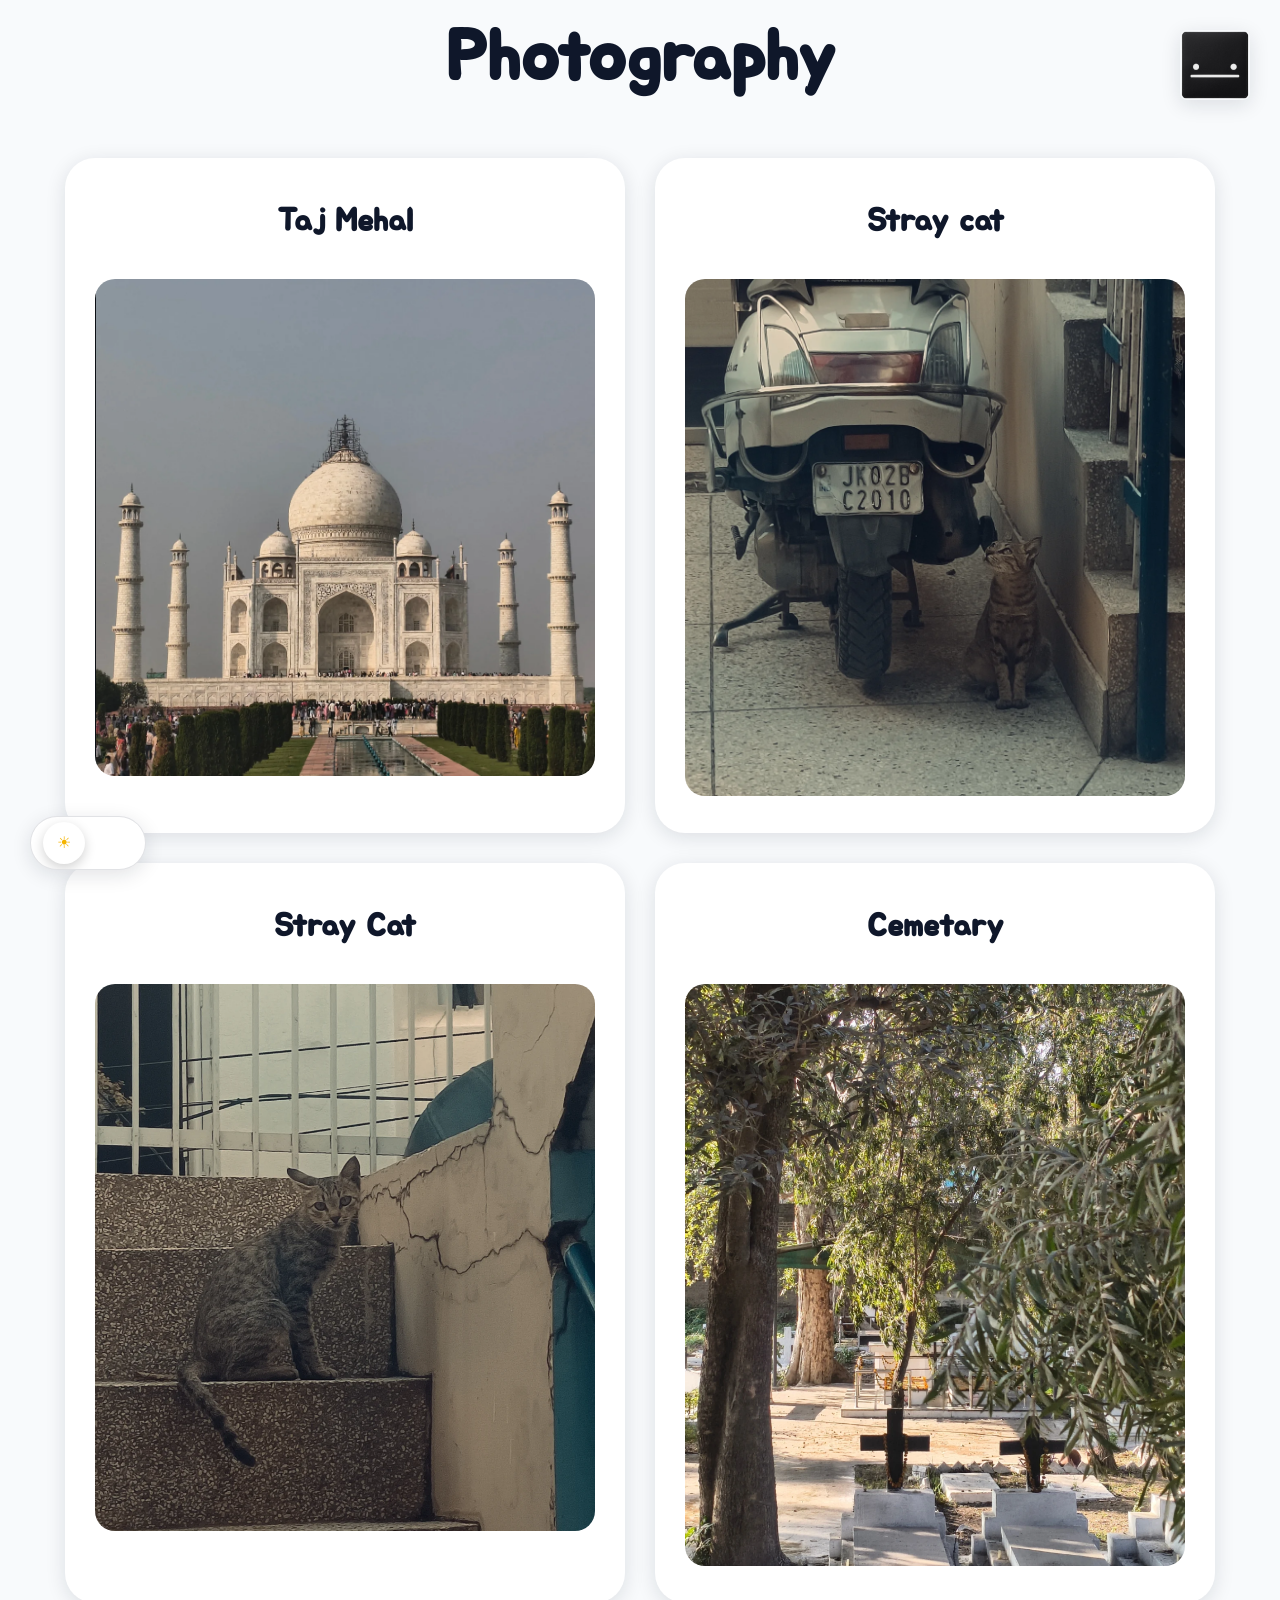
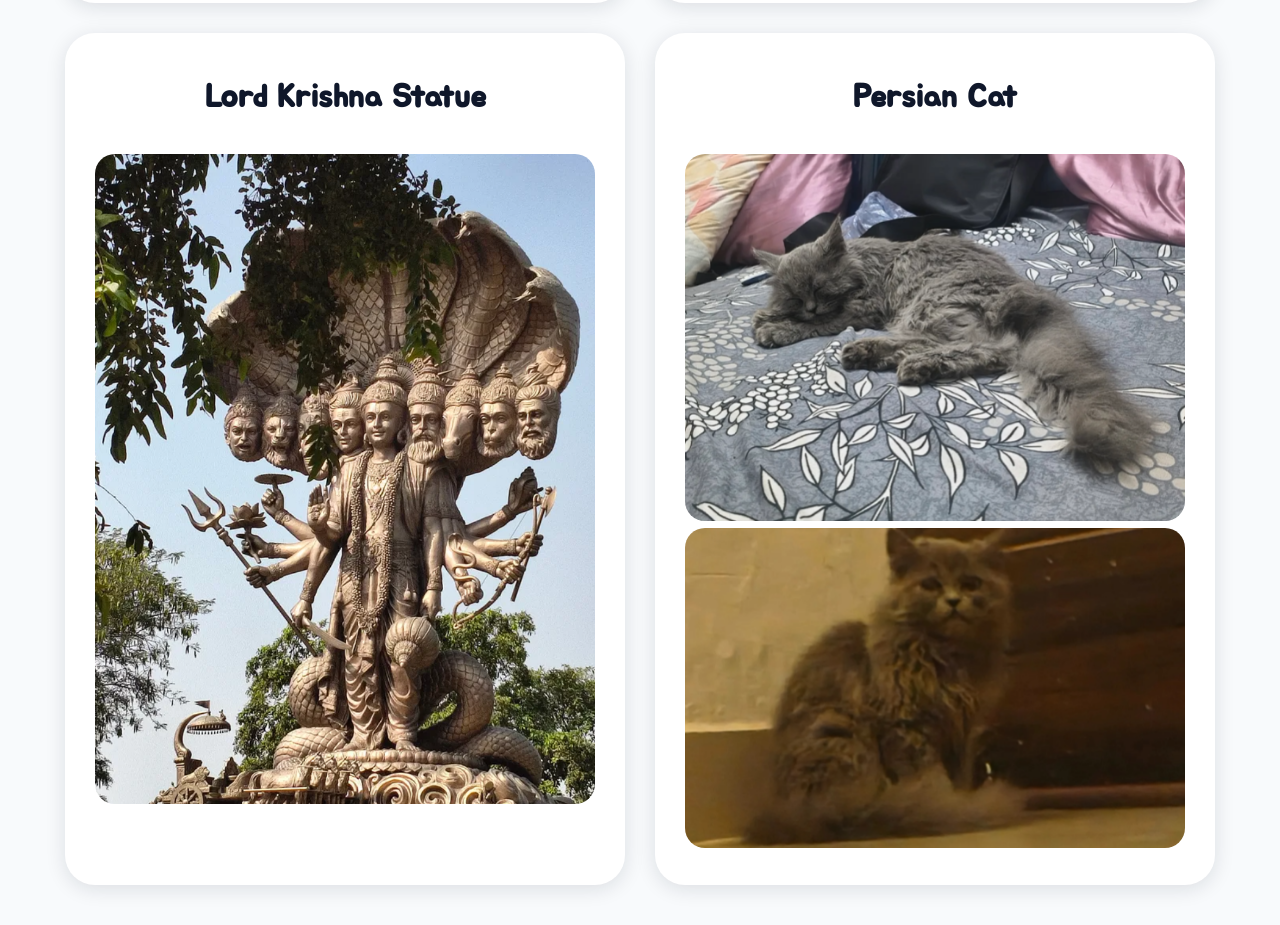
<file: Photography.html>
<!DOCTYPE html>
<html lang="en">
<head>
    <meta charset="UTF-8">
    <meta name="viewport" content="width=device-width, initial-scale=1.0">
    <title>Photography</title>
    <link rel="stylesheet" href="css/theme.css">
    <link rel="stylesheet" href="css/Photography.css">
    <link rel="preconnect" href="https://fonts.googleapis.com">
    <link rel="preconnect" href="https://fonts.gstatic.com" crossorigin>
    <link rel="shortcut icon" href="Photos/Favicon .png" type="image/x-icon">
    <link href="https://fonts.googleapis.com/css2?family=Jua&display=swap" rel="stylesheet">
    <script defer src="js/theme-toggle.js"></script>
</head>
<body>
    <a href="index.html" class="home-icon">
    <img src="Photos/Favicon .png" height="100">
</a>

<button class="theme-toggle" type="button" aria-pressed="false">Dark mode</button>

<h1 class="main-title">Photography</h1>

    <div class="cards-container">

        <div class="project-card">

            <div class="top-bar">
                <h1>Taj Mehal</h1>
            </div>

            <br>

            <img src="Photos/Photo1.png">

        </div>

        <div class="project-card">

            <div class="top-bar">
                <h1>Stray cat</h1>
            </div>

            <br>

            <img src="Photos/Photo2.png">

        </div>

        <div class="project-card">

            <div class="top-bar">
                <h1>Stray Cat</h1>
            </div>

            <br>

            <img src="Photos/Photo3.png">

        </div>

                <div class="project-card">

            <div class="top-bar">
                <h1>Cemetary</h1>
            </div>

            <br>

            <img src="Photos/Photo4.png">

        </div>

                <div class="project-card">

            <div class="top-bar">
                <h1>Lord Krishna Statue</h1>
            </div>

            <br>

            <img src="Photos/Photo5.png">

        </div>
             <div class="project-card">

            <div class="top-bar">
                <h1>Persian Cat</h1>
            </div>

            <br>

            <img src="Photos/Photo6.png">
            <img src="Photos/Photo7.png">

</body>
</html>
</file>
<file: css/theme.css>
:root {
    --page-bg: #f8fafc;
    --text-color: #0f172a;
    --surface-bg: #ffffff;
    --surface-text: #0f172a;
    --shadow-color: rgba(15, 23, 42, 0.12);
    --button-bg: #ffffff;
    --button-text: #0f172a;
    --button-border: rgba(15, 23, 42, 0.12);
}

body.dark-theme {
    --page-bg: #121212;
    --text-color: #f3f4f6;
    --surface-bg: #1b1b1b;
    --surface-text: #f9fafb;
    --shadow-color: rgba(0, 0, 0, 0.5);
    --button-bg: #222222;
    --button-text: #f3f4f6;
    --button-border: rgba(255, 255, 255, 0.12);
}

body {
    background: var(--page-bg);
    color: var(--text-color);
    transition: background-color 0.3s ease, color 0.3s ease;
}

.theme-toggle {
    position: fixed;
    bottom: 30px;
    left: 30px;
    z-index: 1000;
    width: 116px;
    height: 54px;
    padding: 6px;
    appearance: none;
    -webkit-appearance: none;
    border: 1px solid var(--button-border);
    border-radius: 999px;
    background: var(--button-bg);
    color: var(--button-text);
    font-family: 'Jua', sans-serif;
    font-size: 16px;
    cursor: pointer;
    box-shadow: 0 5px 20px var(--shadow-color);
    transition: transform 0.3s ease, box-shadow 0.3s ease, background-color 0.3s ease, color 0.3s ease, border-color 0.3s ease;
    overflow: hidden;
}

.theme-toggle:hover {
    transform: translateY(-2px);
}

.theme-toggle:focus-visible {
    outline: 3px solid rgba(59, 130, 246, 0.35);
    outline-offset: 3px;
}

.theme-toggle__track {
    position: relative;
    width: 100%;
    height: 100%;
    display: block;
    box-sizing: border-box;
}

.theme-toggle__thumb-icon {
    position: relative;
    z-index: 1;
    display: flex;
    align-items: center;
    justify-content: center;
    width: 100%;
    height: 100%;
    font-size: 16px;
    line-height: 1;
    user-select: none;
    transition: color 0.25s ease;
}

.theme-toggle__thumb {
    position: absolute;
    top: 50%;
    left: 6px;
    width: 42px;
    height: 42px;
    border-radius: 50%;
    transform: translateY(-50%);
    background: #ffffff;
    box-shadow: 0 4px 12px rgba(0, 0, 0, 0.18);
    transition: left 0.28s ease, background-color 0.28s ease, box-shadow 0.28s ease;
}

.theme-toggle.is-dark .theme-toggle__thumb {
    left: calc(100% - 48px);
    background: #343434;
    box-shadow: 0 4px 12px rgba(0, 0, 0, 0.34);
}

.theme-toggle__thumb-icon {
    color: #f4b400;
}

.theme-toggle.is-dark .theme-toggle__thumb-icon {
    color: #f8fafc;
}

.home-icon {
    position: fixed;
    top: 30px;
    right: 30px;
    z-index: 1000;
}

.home-icon img {
    width: 70px;
    height: 70px;
    border-radius: 10%;
    object-fit: cover;
    cursor: pointer;
    transition: 0.3s;
    box-shadow: 0 5px 20px var(--shadow-color);
}

.home-icon img:hover {
    transform: scale(1.08);
}

@media (max-width: 900px) {
    .theme-toggle {
        bottom: 16px;
        left: 16px;
        width: 104px;
        height: 48px;
        font-size: 14px;
    }

    .theme-toggle__thumb {
        width: 36px;
        height: 36px;
    }

    .theme-toggle.is-dark .theme-toggle__thumb {
        left: calc(100% - 42px);
    }

    .home-icon {
        top: 16px;
        right: 16px;
    }

    .home-icon img {
        width: 54px;
        height: 54px;
    }
}
</file>
<file: css/Photography.css>
@import url('theme.css');

body{
    margin: 0;
    font-family: "jost", serif;
    background-attachment: fixed;
    background: var(--page-bg);
    color: var(--text-color);
    transition: background-color 0.3s ease, color 0.3s ease;
}

*{
    color: inherit;
    text-decoration: none;
    font-family: 'Jua', sans-serif;
    text-align: center;
    text-decoration:dotted;
    line-height: 24px;
}

.main-title{
    text-align:center;
    font-size:70px;
}

.cards-container{
    display:flex;
    justify-content:center;
    gap:30px;
    flex-wrap:wrap;
    padding:40px;
}

.project-card{
    width:500px;
    background: var(--surface-bg);
    padding:30px;
    border-radius:30px;
    box-shadow:0 4px 20px var(--shadow-color);
}

.project-card img{
    width:100%;
    border-radius:20px;
}

.home-icon{
    position:fixed;
    top:30px;
    right:30px;
    z-index:1000;
}

.home-icon img{
    size: 60px;
    width:70px;
    height:70px;
    border-radius:10%;
    object-fit:cover;
    cursor:pointer;
    transition:0.3s;
    box-shadow:0 5px 20px var(--shadow-color);
}

.home-icon img:hover{
    transform:scale(1.08);
}
</file>
